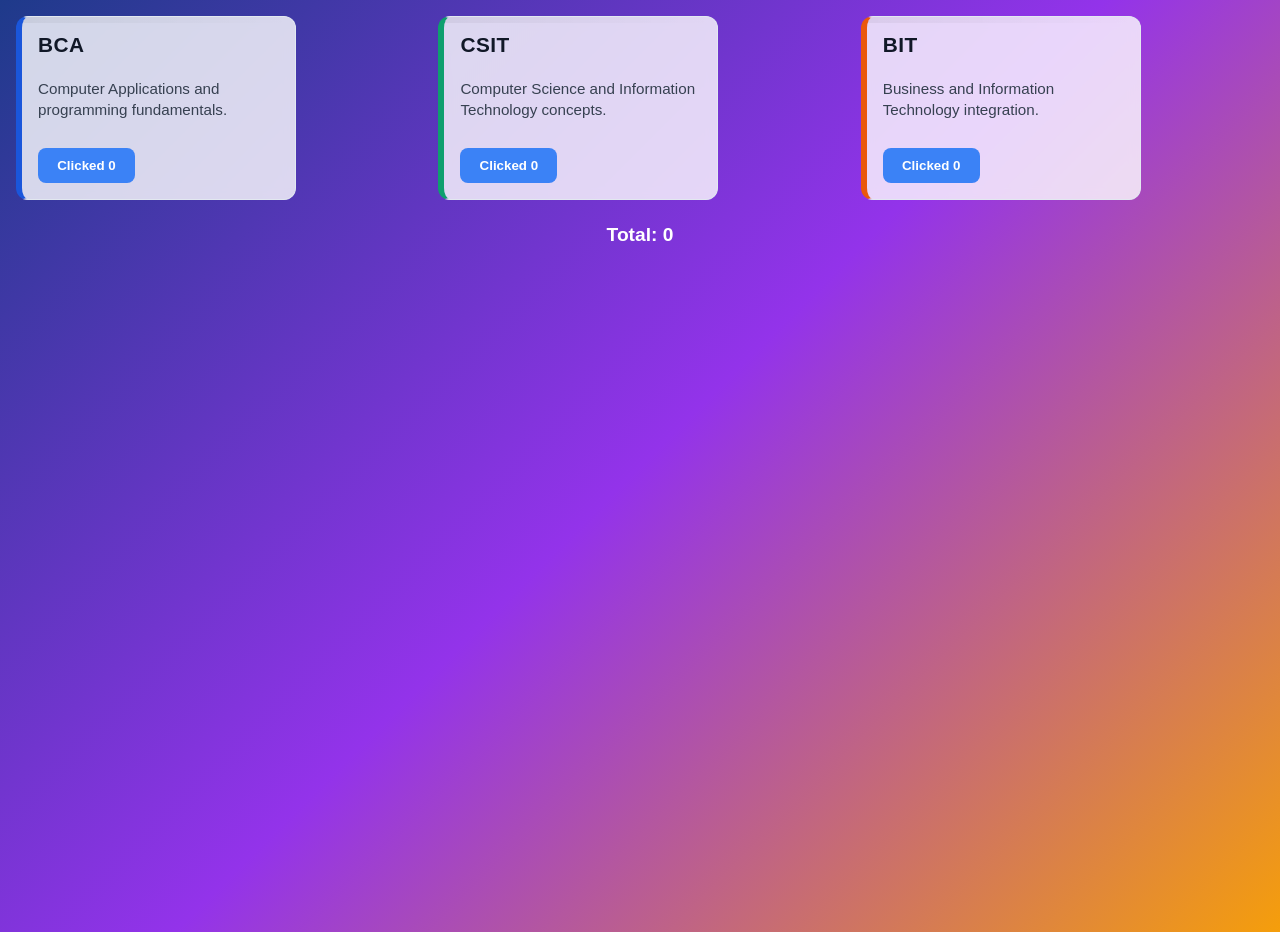
<file: Question 2/index.html>
<!DOCTYPE html>
<html lang="en">
<head>
  <meta charset="UTF-8">
  <title>MIT Course Cards</title>
  <link rel="stylesheet" href="style-cards.css">
  <script src="script-cards.js" defer></script>
</head>
<body>
  <section class="courses">
    <article class="card bca" tabindex="0" data-course="BCA">
      <h3>BCA</h3>
      <p>Computer Applications and programming fundamentals.</p>
      <button class="countBtn">Clicked 0</button>
    </article>
    <article class="card csit" tabindex="0" data-course="CSIT">
      <h3>CSIT</h3>
      <p>Computer Science and Information Technology concepts.</p>
      <button class="countBtn">Clicked 0</button>
    </article>
    <article class="card bit" tabindex="0" data-course="BIT">
      <h3>BIT</h3>
      <p>Business and Information Technology integration.</p>
      <button class="countBtn">Clicked 0</button>
    </article>
  </section>
  <p id="totalClicks">Total: 0</p>
</body>
</html>
</file>
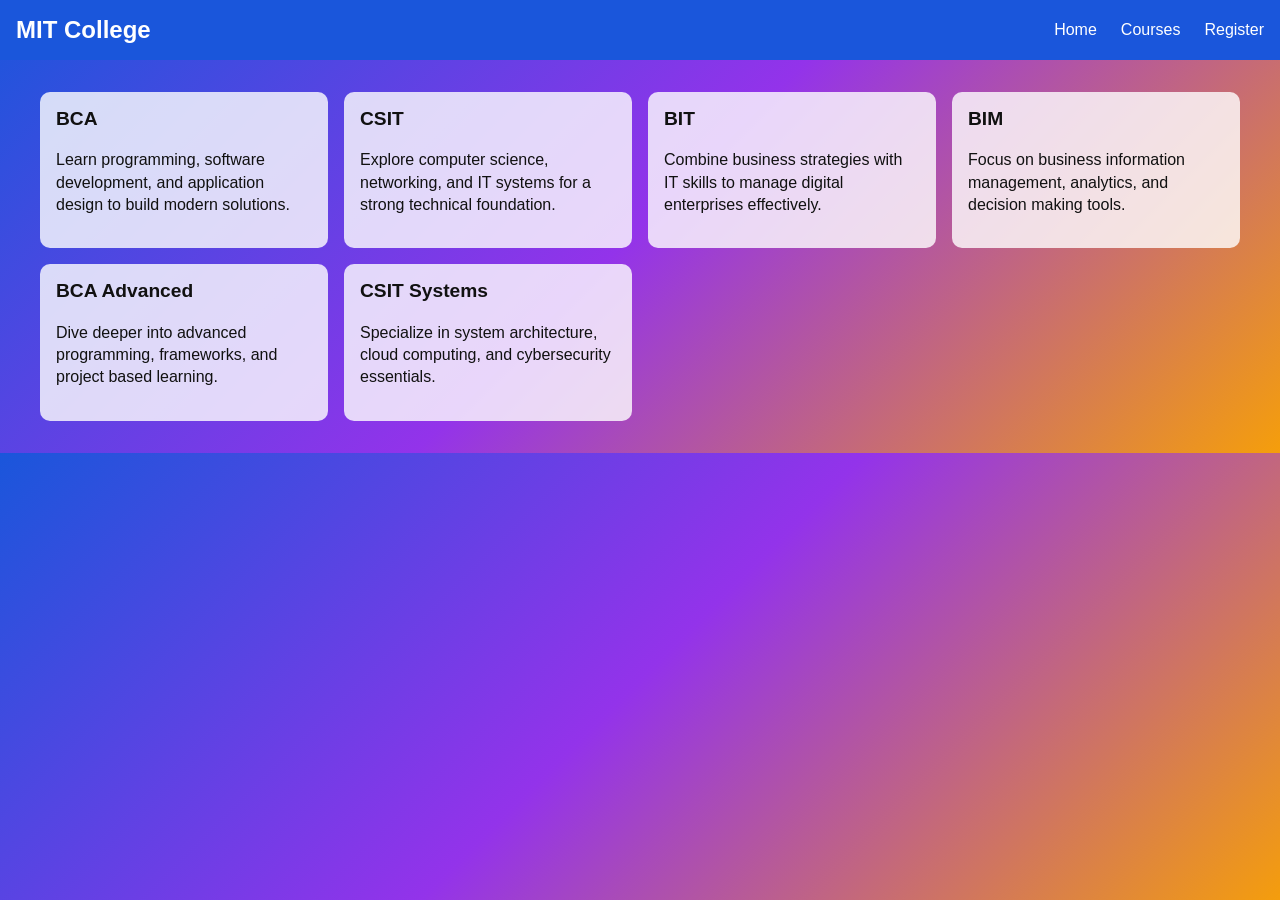
<file: Question 3/index.html>
<!DOCTYPE html>
<html lang="en">
<head>
  <meta charset="UTF-8">
  <meta name="viewport" content="width=device-width,initial-scale=1.0"> 
  <title>MIT College Courses</title>
  <link rel="stylesheet" href="index.css">
  <script src="app.js" defer></script>
</head>
<body>
  <header class="site-header-unique">
    <div class="brand-unique">
      <h1>MIT College</h1> <!--college title-->
      <button id="menuBtnUnique" aria-expanded="false" aria-controls="mainNavUnique">Menu</button> <!--menu btn-->
    </div>
    <nav id="mainNavUnique" class="main-nav-unique">
      <a href="#">Home</a>
      <a href="#">Courses</a>
      <a href="#">Register</a>
    </nav>
  </header>
  <main>
    <div class="courses-grid-unique">
      <article class="course-card">
        <h3>BCA</h3>
        <p>Learn programming, software development, and application design to build modern solutions.</p>
      </article>
      <article class="course-card">
        <h3>CSIT</h3>
        <p>Explore computer science, networking, and IT systems for a strong technical foundation.</p>
      </article>
      <article class="course-card">
        <h3>BIT</h3>
        <p>Combine business strategies with IT skills to manage digital enterprises effectively.</p>
      </article>
      <article class="course-card">
        <h3>BIM</h3>
        <p>Focus on business information management, analytics, and decision making tools.</p>
      </article>
      <article class="course-card">
        <h3>BCA Advanced</h3>
        <p>Dive deeper into advanced programming, frameworks, and project based learning.</p>
      </article>
      <article class="course-card">
        <h3>CSIT Systems</h3>
        <p>Specialize in system architecture, cloud computing, and cybersecurity essentials.</p>
      </article>
    </div>
  </main>
</body>
</html>
</file>
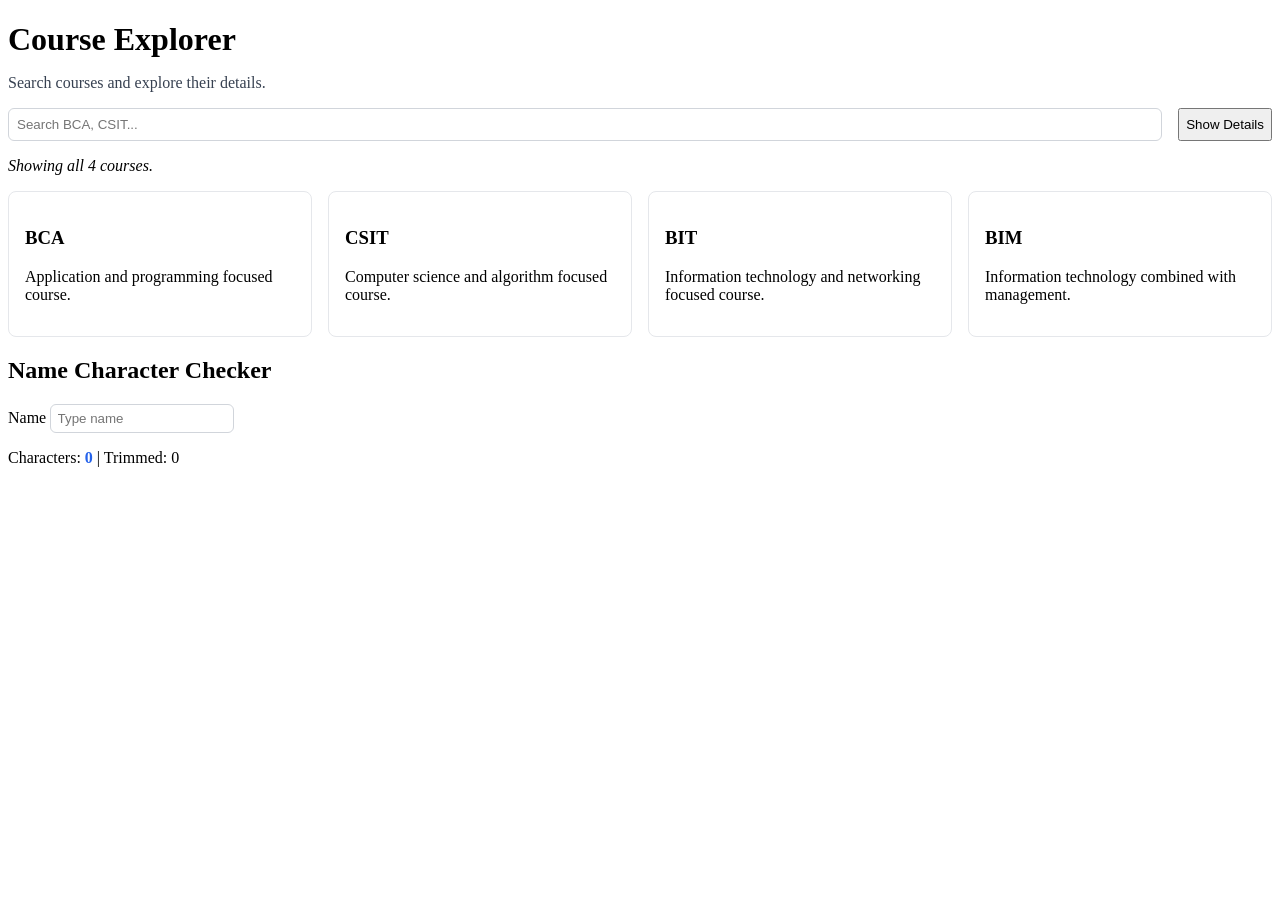
<file: Question 4/index.html>
<!DOCTYPE html>
<html lang="en">
<head>
  <meta charset="UTF-8">
  <meta name="viewport" content="width=device-width, initial-scale=1.0">
  <title>Course Explorer</title>
  <link rel="stylesheet" href="style.css">
</head>
<body>
  <main class="course-dashboard">
    <header class="page-header">
      <h1>Course Explorer</h1>
      <p>Search courses and explore their details.</p>
    </header>
    <div class="toolbar">
      <input type="search" id="searchInput" placeholder="Search BCA, CSIT..." aria-label="Search courses" autocomplete="off">
      <button id="toggleDetailsBtn" type="button" aria-expanded="false" aria-controls="courseDetails">Show Details</button>
    </div>

    <div id="courseDetails" class="details-box hidden">
      <h2>Course Details</h2>
      <p>Select a course to see details.</p>
    </div>
    <p id="searchStatus" class="search-status" aria-live="polite">Showing all 4 courses.</p>
    <div id="searchGrid" class="grid">
      <div class="card" data-name="BCA" data-tags="app programming" data-detail="Bachelor of Computer Applications focuses on programming, application development, databases, and computer technologies.">
        <h3>BCA</h3>
        <p>Application and programming focused course.</p>
      </div>
      <div class="card" data-name="CSIT" data-tags="cs algorithms" data-detail="CSIT covers computer science and algorithms, with focus on theory and practice.">
        <h3>CSIT</h3>
        <p>Computer science and algorithm focused course.</p>
      </div>
      <div class="card" data-name="BIT" data-tags="it networking" data-detail="BIT integrates information technology with networking and business processes.">
        <h3>BIT</h3>
        <p>Information technology and networking focused course.</p>
      </div>
      <div class="card" data-name="BIM" data-tags="management" data-detail="BIM combines information technology with management and enterprise systems.">
        <h3>BIM</h3>
        <p>Information technology combined with management.</p>
      </div>
    </div>
    <section class="name-checker">
      <h2>Name Character Checker</h2>
      <label for="nameInput">Name</label>
      <input type="text" id="nameInput" placeholder="Type name" autocomplete="off">
      <p>Characters: <span id="charCount">0</span> | Trimmed: <span id="trimCount">0</span></p>
    </section>
  </main>
  <script src="app.js"></script>
</body>
</html>
</file>
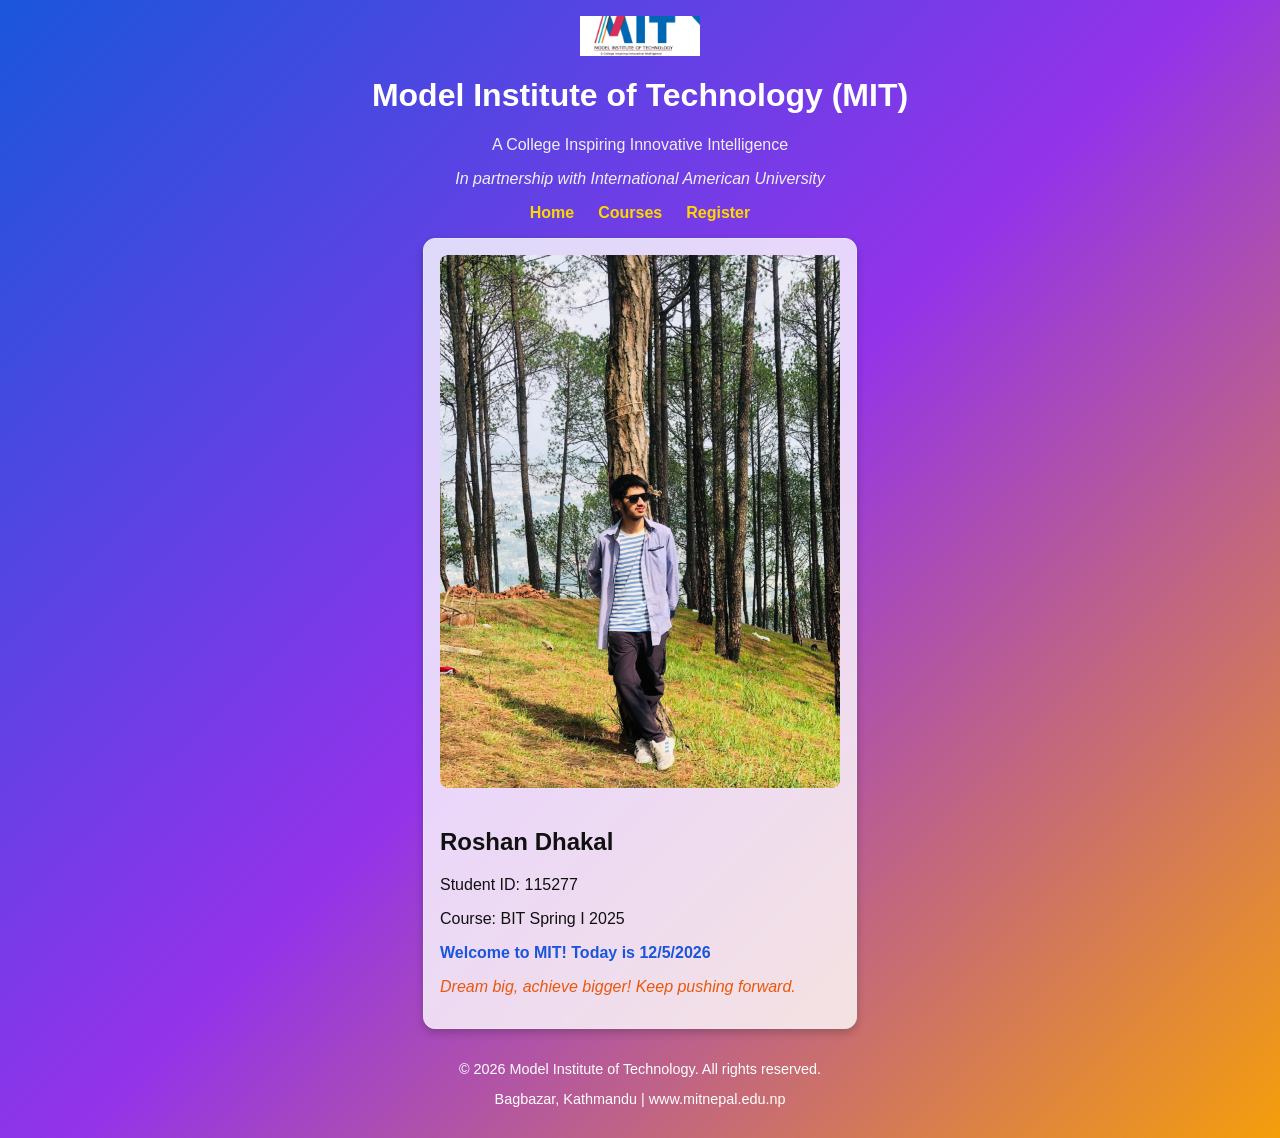
<file: Question 1/profile.html>
<!DOCTYPE html>
<html lang="en">
<head>
  <meta charset="UTF-8">
  <meta name="viewport" content="width=device-width,initial-scale=1.0">
  <title>MIT Student Profile</title>
  <link rel="stylesheet" href="profile.css">
  <script src="app.js" defer></script>
</head>
<body>
  <header>
    <img src="Mitlogo.png" alt="MIT College Logo" class="logo"> <!--logo-->
    <h1>Model Institute of Technology (MIT)</h1> <!--title-->
    <p>A College Inspiring Innovative Intelligence</p> <!--tagline-->
    <p><em>In partnership with International American University</em></p> <!--partner-->
    <nav>
      <ul>
        <li><a href="#">Home</a></li>
        <li><a href="#">Courses</a></li>
        <li><a href="#">Register</a></li>
      </ul>
    </nav>
  </header>
  <main>
    <article class="card">
      <img src="roshan.jpeg" alt="Student profile photo"> <!--student pic-->
      <h2 id="studentName">Roshan Dhakal</h2> <!--toggle name-->
      <p>Student ID: 115277</p>
      <p>Course: BIT Spring I 2025</p>
      <p id="welcomeMsg">Welcome message will appear here</p>
      <p id="extraMsg">Keep learning, keep growing!</p> 
    </article>
  </main>
  <footer>
    <p>&copy; 2026 Model Institute of Technology. All rights reserved.</p>
    <p>Bagbazar, Kathmandu | www.mitnepal.edu.np</p>
  </footer>
</body>
</html>
</file>
<file: Question 2/style-cards.css>
body {
  font-family: Arial, sans-serif;
  margin: 0;
  padding: 1rem;
  background: linear-gradient(135deg, #1e3a8a, #9333ea, #f59e0b); /* gradient */
  min-height: 100vh;
  color: #111827;
}

.courses {
  display: grid; /* grid layout */
  grid-template-columns: repeat(auto-fit, minmax(280px, 1fr));
  gap: 1.2rem;
}

.card {
  width: 280px;
  padding: 1rem;
  border: 1px solid #e2e8f0;
  border-left-width: 6px;
  border-radius: 12px;
  box-sizing: border-box;
  background: #ffffffcc;
  backdrop-filter: blur(6px);
  transition: all 0.2s ease;
  position: relative; /* allows decorative effects */
  overflow: hidden;   /* keeps content tidy */
}

.card.bca { border-left-color: #1a56db; } /* blue */
.card.csit { border-left-color: #0e9f6e; } /* green */
.card.bit { border-left-color: #ea580c; } /* orange */

.card:hover {
  transform: translateY(-4px); /* lift */
  box-shadow: 0 8px 14px rgba(0,0,0,0.2); /* shadow */
}

.card:focus-visible { outline: 2px solid #1a56db; } /* focus outline */

.countBtn {
  margin-top: 0.8rem;
  padding: 0.6rem 1.2rem;
  border: none;
  border-radius: 8px;
  cursor: pointer;
  font-weight: 600;
  background: #3b82f6;
  color: #fff;
  transition: background-color 0.25s ease, transform 0.2s ease;
}

.countBtn:hover {
  transform: scale(1.05); /* zoom */
  background: #2563eb;    /* darker blue */
}

#totalClicks {
  font-weight: bold;
  margin-top: 1.5rem;
  font-size: 1.2rem;
  text-align: center;
  color: #fff;
}

/* extra polish */
.card h3 {
  margin-top: 0;
  font-size: 1.3rem;
  letter-spacing: 0.5px; /* spacing */
}

.card p {
  font-size: 0.95rem;
  line-height: 1.4; /* better spacing */
  color: #374151;   /* softer text */
}
.card::before {
  content: "";
  position: absolute;
  top: 0;
  left: 0;
  height: 6px;
  width: 100%;
  background: linear-gradient(to right, rgba(0,0,0,0.05), transparent);
}
</file>
<file: Question 3/index.css>
body {
  font-family:Arial,sans-serif; /*simple font*/
  margin:0;
  background:linear-gradient(135deg,#1a56db,#9333ea,#f59e0b); /*vibrant bg*/
  color:#fff;
}
.site-header-unique {
  display:flex;
  justify-content:space-between;
  align-items:center;
  flex-wrap:wrap;
  background:#1a56db;
  padding:1rem;
}
.brand-unique {display:flex;align-items:center;gap:1rem;}
.brand-unique h1 {font-size:1.5rem;margin:0;}
#menuBtnUnique {
  background:#fff;
  color:#1a56db;
  border:none;
  padding:0.5rem 1rem;
  border-radius:6px;
  cursor:pointer;
  display:none; /*hidden on desktop*/
}
.main-nav-unique {display:flex;gap:1.5rem;}
.main-nav-unique a {color:#fff;text-decoration:none;font-size:1rem;}
.main-nav-unique.hidden {display:none;} /*hide nav*/
.courses-grid-unique {
  display:grid;
  grid-template-columns:repeat(auto-fit,minmax(240px,1fr));
  gap:1rem;
  max-width:1200px;
  margin:2rem auto;
  padding:0 1rem;
}
.course-card {
  background:#ffffffcc;
  color:#111;
  border-radius:10px;
  padding:1rem;
  transition:transform 0.3s ease,box-shadow 0.3s ease; /*smooth scale*/
}
.course-card:hover {transform:translateY(-4px) scale(1.02);box-shadow:0 6px 12px rgba(0,0,0,0.2);} /*hover lift*/
.course-card h3 {margin-top:0;font-size:1.2rem;}
.course-card p {font-size:1rem;line-height:1.4;}
@media(max-width:600px){
  .site-header-unique {flex-direction:column;align-items:flex-start;}
  #menuBtnUnique {display:block;} /*show on mobile*/
  .main-nav-unique {flex-direction:column;width:100%;margin-top:0.5rem;}
}
</file>
<file: Question 4/style.css>
/* toolbar layout */
.toolbar {
  display: flex;
  gap: 1rem;
  margin-bottom: 1rem;
}

#searchInput {
  flex: 1;
  min-width: 200px;
  padding: 0.5rem;
  border-radius: 6px;
  border: 1px solid #d1d5db;
}
#searchInput:focus { outline: 2px solid #2563eb; } /* blue focus */

/* grid layout */
.grid {
  display: grid;
  grid-template-columns: repeat(auto-fit, minmax(200px, 1fr));
  gap: 1rem;
}

.hidden { display: none; }

.details-box {
  background: #e0f2fe; /* light blue */
  border: 1px solid #2563eb;
  padding: 1rem;
  border-radius: 8px;
  margin-bottom: 1rem;
}

#charCount {
  font-weight: bold;
  color: #2563eb; /* blue count */
}

/* card styling */
.card {
  background: #fff;
  border: 1px solid #e5e7eb;
  border-radius: 8px;
  padding: 1rem;
  transition: transform 0.2s ease, box-shadow 0.2s ease;
}
.card:hover {
  transform: translateY(-4px); /* lift */
  box-shadow: 0 6px 12px rgba(0,0,0,0.1); /* shadow */
}

.page-header h1 { margin-bottom: 0.3rem; }
.page-header p { color: #374151; }
.search-status { font-style: italic; margin-bottom: 1rem; }
.name-checker input {
  padding: 0.4rem;
  border: 1px solid #d1d5db;
  border-radius: 6px;
}
</file>
<file: Question 1/profile.css>
body {
  font-family:Arial,sans-serif; /*simple font*/
  margin:0;
  padding:1rem;
  background:linear-gradient(135deg,#1a56db,#9333ea,#f59e0b); /*pro bg*/
  color:#111;
}
header {text-align:center;margin-bottom:1rem;}
.logo {max-width:120px;display:block;margin:0 auto 0.5rem auto;} /*logo neat*/
header h1 {color:#fff;} /*white title*/
header p {color:#f0f0f0;} /*light text*/
nav ul {list-style:none;padding:0;display:flex;justify-content:center;gap:1.5rem;}
nav a {text-decoration:none;color:#ffd700;font-weight:bold;} /*gold links*/
.card {
  border:1px solid #e2e8f0;
  border-radius:12px;
  padding:1rem;
  max-width:400px;
  margin:0 auto;
  background:#ffffffcc; /*semi white card*/
  box-shadow:0 4px 8px rgba(0,0,0,0.2);
  backdrop-filter:blur(6px); /*glass effect*/
  transition:transform 0.2s ease; /*smooth scale*/
}
.card img {width:100%;border-radius:8px;margin-bottom:1rem;}
.card:active {transform:scale(0.97);} /*scale when touch/click*/
#welcomeMsg {font-weight:bold;color:#1a56db;} /*highlight msg*/
#extraMsg {font-style:italic;color:#ea580c;} /*extra msg style*/
footer {text-align:center;margin-top:2rem;font-size:0.9rem;color:#fff;}
@media(max-width:600px){
  nav ul {flex-direction:column;gap:0.8rem;} /*stack links*/
  .logo {max-width:90px;} /*smaller logo*/
  .card {margin:1rem;} /*better spacing*/
}
</file>
